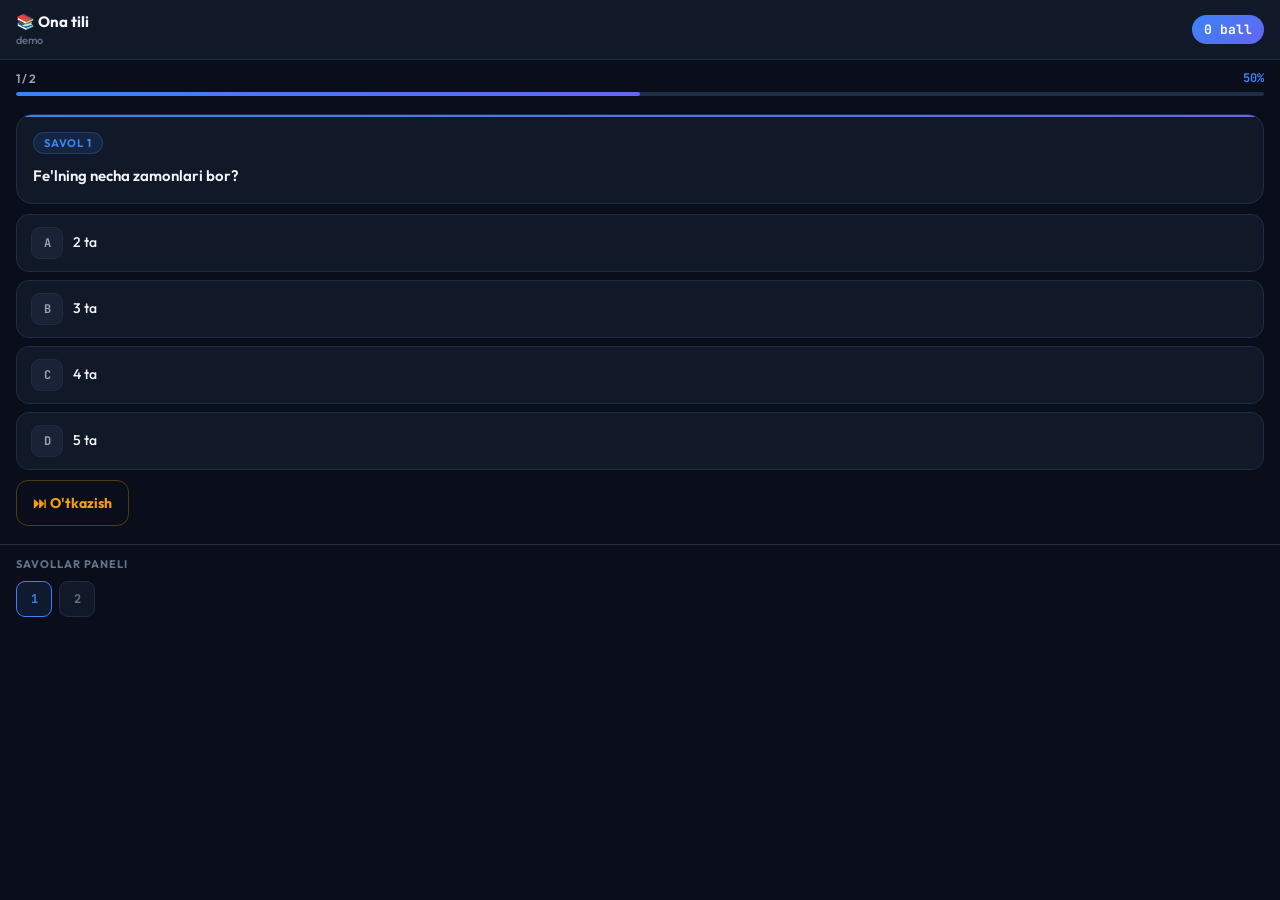
<file: index.html>
<!DOCTYPE html>
<html lang="uz">
<head>
  <meta charset="UTF-8">
  <meta name="viewport" content="width=device-width, initial-scale=1.0, maximum-scale=1.0, user-scalable=no">
  <title>Test</title>
  <script src="https://telegram.org/js/telegram-web-app.js"></script>
  <link rel="stylesheet" href="style.css">
</head>
<body>

<div id="loader">
  <div class="loader-ring"></div>
  <div class="loader-text">Savollar yuklanmoqda...</div>
</div>

<div id="test-screen">
  <!-- HEADER -->
  <div class="header">
    <div class="header-left">
      <div class="header-title" id="header-title">📚 Test</div>
      <div class="header-sub"   id="header-sub">Yuklanmoqda...</div>
    </div>
    <div class="score-badge" id="score-badge">0 ball</div>
  </div>

  <!-- PROGRESS -->
  <div class="progress-wrap">
    <div class="progress-row">
      <span class="progress-num" id="progress-num">1 / 30</span>
      <span class="progress-pct" id="progress-pct">3%</span>
    </div>
    <div class="progress-track">
      <div class="progress-fill" id="progress-fill" style="width:3%"></div>
    </div>
  </div>

  <!-- SAVOL -->
  <div class="question-card">
    <img id="question-img" class="question-img" style="display:none" alt="">
    <div class="question-badge" id="question-badge">SAVOL 1</div>
    <div class="question-text"  id="question-text">Yuklanmoqda...</div>
  </div>

  <!-- VARIANTLAR -->
  <div class="options" id="options"></div>

  <!-- FEEDBACK -->
  <div class="feedback" id="feedback"></div>

  <!-- TUGMALAR -->
  <div class="actions">
    <button class="btn btn-skip"   id="btn-skip"   onclick="skipQuestion()">⏭ O'tkazish</button>
    <button class="btn btn-next"   id="btn-next"   onclick="nextQuestion()"  style="display:none">Keyingi →</button>
    <button class="btn btn-finish" id="btn-finish" onclick="confirmFinish()" style="display:none">✅ Yakunlash</button>
  </div>

  <!-- SAVOLLAR PANELI -->
  <div class="grid-section">
    <div class="grid-label">Savollar paneli</div>
    <div class="grid" id="grid"></div>
  </div>
</div>

<!-- NATIJA EKRANI -->
<div id="result-screen">
  <div class="result-top">
    <div class="result-user"  id="result-user"></div>
    <div class="result-emoji" id="result-emoji">🏆</div>
    <div class="result-grade" id="result-grade">Ajoyib!</div>
    <div class="result-score" id="result-score">0%</div>
  </div>

  <div class="result-stats">
    <div class="stat-card stat-c">
      <div class="stat-val" id="stat-correct">0</div>
      <div class="stat-lbl">✅ To'g'ri</div>
    </div>
    <div class="stat-card stat-w">
      <div class="stat-val" id="stat-wrong">0</div>
      <div class="stat-lbl">❌ Xato</div>
    </div>
    <div class="stat-card stat-s">
      <div class="stat-val" id="stat-skip">0</div>
      <div class="stat-lbl">⏭ O'tkazildi</div>
    </div>
  </div>

  <div class="result-grid-box">
    <div class="result-grid-title">Har bir savol natijasi</div>
    <div class="grid" id="result-grid"></div>
    <p style="font-size:12px;color:#64748b;margin-top:8px;">⏭ Sariq — o'tkazilgan, bosib qaytib ishlang</p>
  </div>

  <div class="result-grid-box">
    <div class="result-grid-title">To'g'ri javoblar</div>
    <div id="answer-list"></div>
  </div>

  <div style="padding:16px 16px 40px;">
    <button onclick="closeApp()"
      style="background:linear-gradient(135deg,#3b82f6,#6366f1);color:#fff;
             border:none;border-radius:14px;padding:15px 0;font-size:16px;
             font-weight:700;cursor:pointer;width:100%;
             box-shadow:0 4px 20px rgba(99,102,241,0.35);">
      ✖ Yopish
    </button>
  </div>
</div>

<script src="main.js"></script>
</body>
</html>
</file>
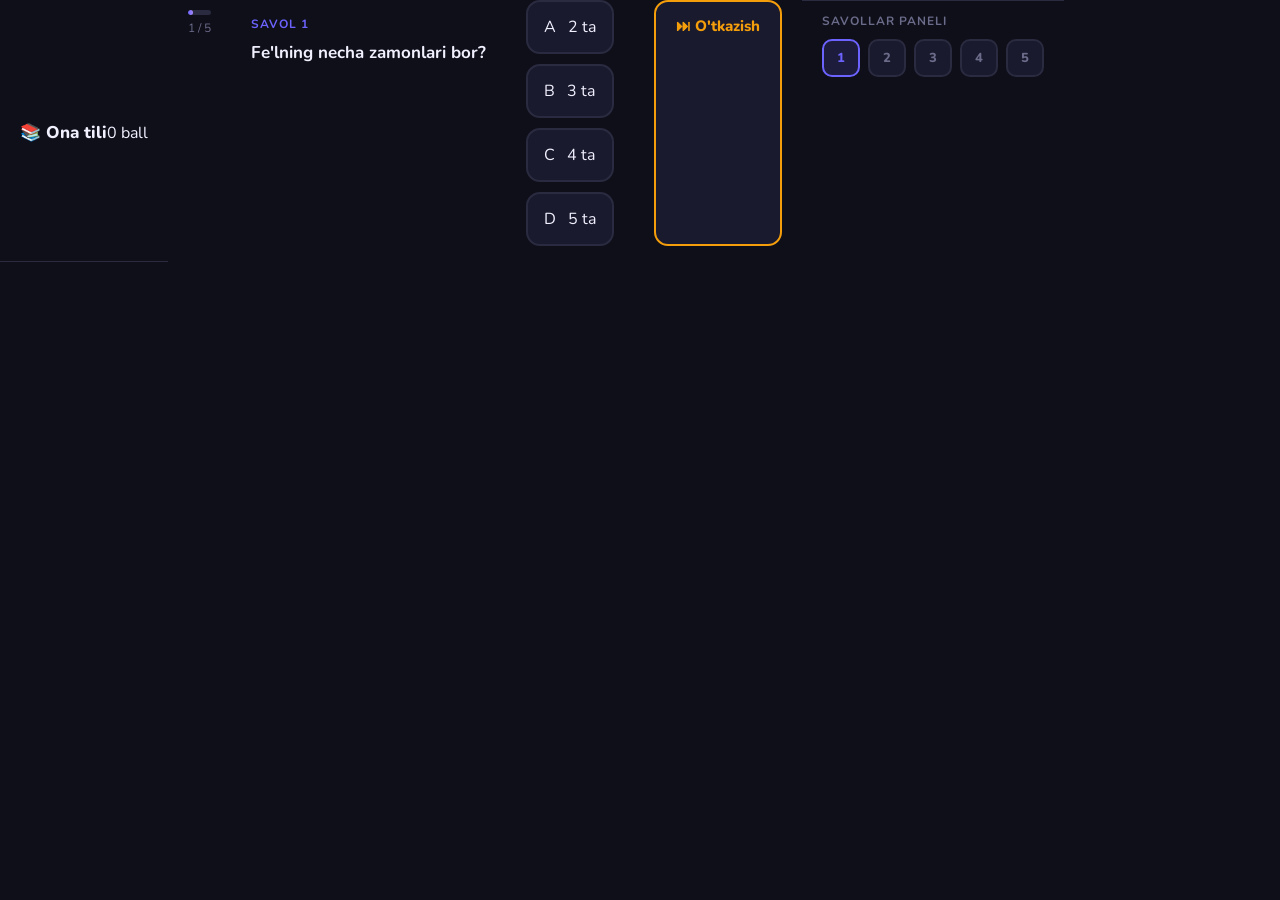
<file: miniapp/index.html>
<!DOCTYPE html>
<html lang="uz">
<head>
  <meta charset="UTF-8">
  <meta name="viewport" content="width=device-width, initial-scale=1.0, maximum-scale=1.0, user-scalable=no">
  <title>Test</title>
  <script src="https://telegram.org/js/telegram-web-app.js"></script>
  <link rel="stylesheet" href="style.css">
</head>
<body>

  <!-- LOADER -->
  <div id="loader" style="display:flex; position:fixed; inset:0; background:#1a1a2e;
       align-items:center; justify-content:center; z-index:999; flex-direction:column; gap:12px;">
    <div style="font-size:40px">⏳</div>
    <div style="color:#a0a0c0; font-size:14px">Savollar yuklanmoqda...</div>
  </div>

  <!-- ══════════ TEST EKRANI ══════════ -->
  <div id="test-screen" style="display:none">

    <div class="header">
      <div class="header-title" id="header-title">📚 Test</div>
      <div class="score-badge" id="score-badge">0 ball</div>
    </div>

    <div class="progress-wrap">
      <div class="progress-bar">
        <div class="progress-fill" id="progress-fill" style="width:3%"></div>
      </div>
      <div class="progress-text">
        <span id="progress-label">1 / 35</span>
      </div>
    </div>

    <div class="question-section">
      <img id="question-img" class="question-img" style="display:none" alt="savol rasmi">
      <div class="question-num"  id="question-num">SAVOL 1</div>
      <div class="question-text" id="question-text">Yuklanmoqda...</div>
    </div>

    <div class="options" id="options"></div>

    <div class="feedback" id="feedback" style="display:none"></div>

    <div class="actions">
      <button class="btn btn-skip"   id="btn-skip"   onclick="skipQuestion()">⏭ O'tkazish</button>
      <button class="btn btn-next"   id="btn-next"   onclick="nextQuestion()" style="display:none">Keyingi →</button>
      <button class="btn btn-finish" id="btn-finish" onclick="showResult()"   style="display:none">✅ Tugatish</button>
    </div>

    <div class="grid-section">
      <div class="grid-label">Savollar paneli</div>
      <div class="grid" id="grid"></div>
    </div>

  </div>

  <!-- ══════════ NATIJA EKRANI ══════════ -->
  <div id="result-screen" style="display:none">

    <div class="result-top">
      <div class="result-emoji" id="result-emoji">🏆</div>
      <div class="result-grade" id="result-grade">Ajoyib!</div>
      <div class="result-score" id="result-score">0%</div>
    </div>

    <div class="result-stats">
      <div class="stat-card stat-c">
        <div class="stat-val" id="r-correct">0</div>
        <div class="stat-lbl">To'g'ri</div>
      </div>
      <div class="stat-card stat-w">
        <div class="stat-val" id="r-wrong">0</div>
        <div class="stat-lbl">Xato</div>
      </div>
      <div class="stat-card stat-s">
        <div class="stat-val" id="r-skip">0</div>
        <div class="stat-lbl">O'tkazildi</div>
      </div>
    </div>

    <div class="result-grid-box">
      <div class="grid-label">Har bir savol:</div>
      <div class="grid" id="result-grid"></div>
    </div>

    <button class="btn-send" id="btn-send" onclick="sendResult()">
      📤 Natijani yuborish
    </button>

  </div>

  <script src="main.js"></script>
</body>
</html>
</file>
<file: style.css>
@import url('https://fonts.googleapis.com/css2?family=Outfit:wght@400;500;600;700;800;900&family=JetBrains+Mono:wght@700&display=swap');

:root {
  --bg:      #0a0e1a;
  --surface: #111827;
  --card:    #1a2235;
  --border:  #1e2d45;
  --accent:  #3b82f6;
  --accent2: #6366f1;
  --correct: #10b981;
  --wrong:   #f43f5e;
  --skip:    #f59e0b;
  --text:    #f1f5f9;
  --muted:   #64748b;
  --muted2:  #94a3b8;
}

* { margin:0; padding:0; box-sizing:border-box; -webkit-tap-highlight-color:transparent; }

html {
  font-family: 'Outfit', sans-serif;
  background: var(--bg);
  color: var(--text);
}

body {
  font-family: 'Outfit', sans-serif;
  background: var(--bg);
  color: var(--text);
  min-height: 100vh;
  width: 100%;
  overflow-x: hidden;
}

/* LOADER */
#loader {
  position: fixed; inset: 0; background: var(--bg);
  display: flex; align-items: center; justify-content: center;
  flex-direction: column; gap: 16px; z-index: 999;
}
.loader-ring {
  width: 48px; height: 48px;
  border: 3px solid var(--border); border-top-color: var(--accent);
  border-radius: 50%; animation: spin 0.8s linear infinite;
}
.loader-text { color: var(--muted2); font-size: 14px; font-weight: 500; }
@keyframes spin { to { transform: rotate(360deg); } }

/* TEST SCREEN */
#test-screen {
  display: block;
  width: 100%;
}

/* HEADER */
.header {
  display: flex;
  align-items: center;
  justify-content: space-between;
  padding: 12px 16px;
  background: var(--surface);
  border-bottom: 1px solid var(--border);
  position: sticky;
  top: 0;
  z-index: 10;
  width: 100%;
}
.header-left {
  display: flex; flex-direction: column; gap: 2px;
  flex: 1; min-width: 0; overflow: hidden;
}
.header-title {
  font-size: 15px; font-weight: 700;
  white-space: nowrap; overflow: hidden; text-overflow: ellipsis;
}
.header-sub { font-size: 11px; color: var(--muted); font-weight: 500; }
.score-badge {
  background: linear-gradient(135deg, var(--accent), var(--accent2));
  color: white;
  font-family: 'JetBrains Mono', monospace;
  font-size: 13px; font-weight: 700;
  padding: 6px 12px; border-radius: 20px;
  white-space: nowrap; flex-shrink: 0; margin-left: 10px;
}

/* PROGRESS */
.progress-wrap { padding: 10px 16px 8px; width: 100%; }
.progress-row  {
  display: flex; justify-content: space-between; align-items: center; margin-bottom: 6px;
}
.progress-num { font-size: 12px; color: var(--muted2); font-weight: 600; }
.progress-pct { font-family: 'JetBrains Mono', monospace; font-size: 12px; color: var(--accent); font-weight: 700; }
.progress-track { height: 4px; background: var(--border); border-radius: 4px; overflow: hidden; }
.progress-fill {
  height: 100%;
  background: linear-gradient(90deg, var(--accent), var(--accent2));
  border-radius: 4px;
  transition: width 0.5s ease;
}

/* QUESTION CARD */
.question-card {
  margin: 10px 16px 0;
  background: var(--surface);
  border: 1px solid var(--border);
  border-radius: 16px;
  padding: 16px;
  position: relative;
  overflow: hidden;
}
.question-card::before {
  content: ''; position: absolute; top: 0; left: 0; right: 0; height: 2px;
  background: linear-gradient(90deg, var(--accent), var(--accent2));
}
.question-badge {
  display: inline-block;
  background: rgba(59,130,246,0.12);
  border: 1px solid rgba(59,130,246,0.25);
  color: var(--accent);
  font-size: 11px; font-weight: 700;
  padding: 3px 10px; border-radius: 20px; margin-bottom: 10px;
  text-transform: uppercase; letter-spacing: 0.8px;
}
.question-img {
  width: 100%;
  border-radius: 10px;
  margin-bottom: 12px;
  max-height: 280px;
  object-fit: contain;       /* to'liq ko'rsatish, qirqmaslik */
  border: 1px solid var(--border);
  cursor: zoom-in;
  transition: all 0.25s ease;
  background: rgba(0,0,0,0.2);
}

/* Kattalashtirish — JS orqali .img-zoomed class qo'shiladi */
.question-img.img-zoomed {
  position: fixed;
  inset: 0;
  width: 100vw;
  height: 100vh;
  max-height: 100vh;
  border-radius: 0;
  object-fit: contain;
  background: rgba(0, 0, 0, 0.92);
  z-index: 999;
  cursor: zoom-out;
  border: none;
  margin: 0;
  padding: 0;
}
.question-text { font-size: 15px; font-weight: 600; line-height: 1.55; word-break: break-word; }

/* OPTIONS */
.options {
  padding: 10px 16px 0;
  display: flex; flex-direction: column; gap: 8px;
  width: 100%;
}
.option {
  display: flex; align-items: center; gap: 10px;
  padding: 12px 14px;
  background: var(--surface);
  border: 1.5px solid var(--border);
  border-radius: 13px;
  cursor: pointer;
  transition: all 0.18s;
  user-select: none;
  width: 100%;
}
.option:active { transform: scale(0.985); }
.option:hover:not(.disabled) { border-color: rgba(99,102,241,0.4); background: var(--card); }

.option-letter {
  width: 32px; height: 32px; border-radius: 9px;
  background: var(--card); border: 1.5px solid var(--border);
  display: flex; align-items: center; justify-content: center;
  font-family: 'JetBrains Mono', monospace;
  font-size: 12px; font-weight: 700; color: var(--muted2);
  flex-shrink: 0; transition: all 0.18s;
}
.option-text { font-size: 14px; font-weight: 500; line-height: 1.4; flex: 1; word-break: break-word; }

/* Option states */
.option.correct { border-color: var(--correct); background: rgba(16,185,129,0.1); }
.option.correct .option-letter { background: var(--correct); border-color: var(--correct); color: white; }
.option.wrong   { border-color: var(--wrong);   background: rgba(244,63,94,0.1); }
.option.wrong   .option-letter { background: var(--wrong);   border-color: var(--wrong);   color: white; }
.option.show-correct { border-color: var(--correct); background: rgba(16,185,129,0.07); }
.option.show-correct .option-letter { background: var(--correct); border-color: var(--correct); color: white; }
.option.disabled { pointer-events: none; }
.option.disabled:not(.correct):not(.wrong):not(.show-correct) { opacity: 0.4; }

/* FEEDBACK */
.feedback {
  margin: 10px 16px 0;
  padding: 10px 14px; border-radius: 11px;
  font-size: 13px; font-weight: 600;
  display: none; align-items: center; gap: 8px;
}
.feedback.correct-fb {
  background: rgba(16,185,129,0.12); border: 1px solid rgba(16,185,129,0.25);
  color: var(--correct); display: flex;
}
.feedback.wrong-fb {
  background: rgba(244,63,94,0.12); border: 1px solid rgba(244,63,94,0.25);
  color: var(--wrong); display: flex;
}

/* ACTIONS */
.actions { padding: 10px 16px 8px; display: flex; gap: 8px; width: 100%; }
.btn {
  flex: 1; padding: 13px 14px; border: none; border-radius: 12px;
  font-family: 'Outfit', sans-serif; font-size: 14px; font-weight: 700;
  cursor: pointer; transition: all 0.18s;
}
.btn:active { transform: scale(0.97); }
.btn-skip   { background: transparent; color: var(--skip); border: 1.5px solid rgba(245,158,11,0.3); flex: 0 0 auto; padding: 13px 16px; }
.btn-next   { background: linear-gradient(135deg, var(--accent), var(--accent2)); color: white; }
.btn-finish { background: linear-gradient(135deg, var(--correct), #059669); color: white; }

/* GRID */
.grid-section { padding: 12px 16px 90px; border-top: 1px solid var(--border); margin-top: 10px; }
.grid-label   { font-size: 11px; color: var(--muted); font-weight: 700; text-transform: uppercase; letter-spacing: 1px; margin-bottom: 10px; }
.grid         { display: flex; flex-wrap: wrap; gap: 7px; }
.grid-btn {
  width: 36px; height: 36px; border-radius: 9px;
  border: 1.5px solid var(--border); background: var(--surface);
  color: var(--muted);
  font-family: 'JetBrains Mono', monospace; font-size: 12px; font-weight: 700;
  cursor: pointer; transition: all 0.18s;
}
.grid-btn.current   { border-color: var(--accent); color: var(--accent); background: rgba(59,130,246,0.1); }
.grid-btn.g-correct { background: var(--correct); border-color: var(--correct); color: white; }
.grid-btn.g-wrong   { background: var(--wrong);   border-color: var(--wrong);   color: white; }
.grid-btn.g-skip    { background: var(--skip);    border-color: var(--skip);    color: white; }

/* RESULT */
#result-screen {
  width: 100%;
  display: none;
  padding: 28px 16px 40px;
  flex-direction: column;
  align-items: center;
}
.result-top   { text-align: center; margin-bottom: 20px; width: 100%; }
.result-user {
  font-size: 15px;
  font-weight: 600;
  color: var(--muted2);
  margin-bottom: 6px;
  letter-spacing: 0.3px;
}

.result-emoji { font-size: 56px; margin-bottom: 8px; }
.result-grade { font-size: 20px; font-weight: 800; margin-bottom: 4px; }
.result-score {
  font-family: 'JetBrains Mono', monospace; font-size: 48px; font-weight: 900;
  background: linear-gradient(135deg, var(--accent), var(--accent2));
  -webkit-background-clip: text; -webkit-text-fill-color: transparent;
}

.result-stats { display: flex; gap: 10px; width: 100%; margin-bottom: 14px; }
.stat-card    { flex: 1; background: var(--surface); border-radius: 13px; padding: 13px 8px; border: 1px solid var(--border); text-align: center; }
.stat-val     { font-family: 'JetBrains Mono', monospace; font-size: 24px; font-weight: 900; }
.stat-lbl     { font-size: 11px; color: var(--muted); font-weight: 600; margin-top: 3px; }
.stat-c .stat-val { color: var(--correct); }
.stat-w .stat-val { color: var(--wrong); }
.stat-s .stat-val { color: var(--skip); }

.result-grid-box   { width: 100%; background: var(--surface); border-radius: 14px; padding: 14px; margin-bottom: 16px; border: 1px solid var(--border); }
.result-grid-title { font-size: 11px; color: var(--muted); font-weight: 700; text-transform: uppercase; letter-spacing: 0.8px; margin-bottom: 12px; }

.btn-send {
  width: 100%; padding: 15px;
  background: linear-gradient(135deg, var(--accent), var(--accent2));
  color: white; border: none; border-radius: 14px;
  font-family: 'Outfit', sans-serif; font-size: 15px; font-weight: 800;
  cursor: pointer;
}
.btn-send:active { opacity: 0.9; transform: scale(0.98); }

@supports (padding-bottom: env(safe-area-inset-bottom)) {
  .grid-section { padding-bottom: calc(80px + env(safe-area-inset-bottom)); }
}

/* ═══════════════════════════════════
   YOZMA SAVOLLAR
   ═══════════════════════════════════ */

#written-container {
  padding: 4px 0 8px;
}

.written-hint {
  font-size: 13px;
  color: var(--tg-hint-color, #8e99a8);
  margin-bottom: 8px;
}

.written-part-label {
  font-size: 12px;
  font-weight: 600;
  color: var(--tg-hint-color, #8e99a8);
  margin: 8px 0 4px;
  text-transform: uppercase;
  letter-spacing: 0.5px;
}

.written-textarea {
  width: 100%;
  box-sizing: border-box;
  background: rgba(255,255,255,0.06);
  border: 1.5px solid rgba(255,255,255,0.12);
  border-radius: 10px;
  color: var(--tg-text-color, #fff);
  font-size: 15px;
  padding: 10px 12px;
  resize: vertical;
  outline: none;
  transition: border-color 0.2s;
  font-family: inherit;
}

.written-textarea:focus {
  border-color: rgba(99,179,237,0.6);
}

.written-textarea:disabled {
  opacity: 0.6;
  cursor: not-allowed;
}

.written-textarea.shake {
  animation: shake 0.3s ease;
  border-color: #fc5c65;
}

@keyframes shake {
  0%,100% { transform: translateX(0); }
  25%      { transform: translateX(-6px); }
  75%      { transform: translateX(6px); }
}

.written-submit-btn {
  width: 100%;
  margin-top: 10px;
  padding: 12px;
  border-radius: 10px;
  border: none;
  background: linear-gradient(135deg, #63b3ed, #4299e1);
  color: #fff;
  font-size: 15px;
  font-weight: 600;
  cursor: pointer;
  transition: opacity 0.2s, transform 0.1s;
}

.written-submit-btn:active {
  opacity: 0.85;
  transform: scale(0.98);
}

/* Grid da yozma savollar */
.gbtn.written {
  background: rgba(99,179,237,0.15);
  border: 1.5px solid rgba(99,179,237,0.3);
  color: #63b3ed;
}

.gbtn.written.cur {
  background: #63b3ed;
  color: #0f1523;
}

/* Qisman to'g'ri feedback */
.fb.partial {
  background: rgba(237,179,63,0.15);
  border-left: 3px solid #edb33f;
  color: #edb33f;
}

/* Attestatsiya daraja ranglari */
.grade-mutaxassis { color: var(--muted2); }
.grade-2toifa     { color: #cd7f32; }
.grade-1toifa     { color: var(--muted2); }
.grade-oliy       { color: #ffd700; }
.grade-oliy-plus  { color: #3b82f6; }

/* Natija ekran timer */
.result-timer {
  font-family: 'JetBrains Mono', monospace;
  font-size: 12px;
  color: var(--muted);
  margin-top: 4px;
}
</file>
<file: miniapp/style.css>
@import url('https://fonts.googleapis.com/css2?family=Nunito:wght@400;600;700;800;900&display=swap');

/* ===== VARIABLES ===== */
:root {
  --bg:      #0f0f1a;
  --card:    #1a1a2e;
  --accent:  #6c63ff;
  --correct: #22c55e;
  --wrong:   #ef4444;
  --skip:    #f59e0b;
  --text:    #f0f0ff;
  --muted:   #6b6b8a;
  --border:  #2a2a40;
}

/* ===== RESET ===== */
* {
  margin: 0;
  padding: 0;
  box-sizing: border-box;
  -webkit-tap-highlight-color: transparent;
}

body {
  font-family: 'Nunito', sans-serif;
  background: var(--bg);
  color: var(--text);
  min-height: 100vh;
  overflow-x: hidden;
}

/* ===== HEADER ===== */
.header {
  display: flex;
  align-items: center;
  justify-content: space-between;
  padding: 16px 20px 12px;
  position: sticky;
  top: 0;
  background: var(--bg);
  z-index: 10;
  border-bottom: 1px solid var(--border);
}
.header-title { font-size: 17px; font-weight: 800; }
.header-score {
  background: var(--accent);
  padding: 4px 12px;
  border-radius: 20px;
  font-size: 13px;
  font-weight: 700;
}

/* ===== PROGRESS ===== */
.progress-wrap { padding: 10px 20px; }
.progress-bar {
  height: 5px;
  background: var(--border);
  border-radius: 10px;
  overflow: hidden;
}
.progress-fill {
  height: 100%;
  background: linear-gradient(90deg, var(--accent), #a78bfa);
  border-radius: 10px;
  transition: width 0.4s ease;
}
.progress-text {
  display: flex;
  justify-content: space-between;
  font-size: 12px;
  color: var(--muted);
  margin-top: 5px;
}

/* ===== QUESTION ===== */
.question-section { padding: 16px 20px; }
.question-img {
  width: 100%;
  border-radius: 12px;
  margin-bottom: 14px;
  max-height: 180px;
  object-fit: cover;
}
.question-num {
  font-size: 12px;
  color: var(--accent);
  font-weight: 700;
  text-transform: uppercase;
  letter-spacing: 1px;
  margin-bottom: 8px;
}
.question-text {
  font-size: 17px;
  font-weight: 700;
  line-height: 1.5;
}

/* ===== OPTIONS ===== */
.options {
  padding: 0 20px 16px;
  display: flex;
  flex-direction: column;
  gap: 10px;
}
.option {
  display: flex;
  align-items: center;
  gap: 12px;
  padding: 14px 16px;
  background: var(--card);
  border: 2px solid var(--border);
  border-radius: 14px;
  cursor: pointer;
  transition: all 0.2s;
  user-select: none;
}
.option:active { transform: scale(0.98); }

.option-label {
  width: 32px;
  height: 32px;
  border-radius: 10px;
  background: var(--border);
  display: flex;
  align-items: center;
  justify-content: center;
  font-weight: 800;
  font-size: 14px;
  flex-shrink: 0;
  transition: all 0.2s;
}
.option-text { font-size: 15px; font-weight: 600; line-height: 1.4; }

/* Option states */
.option.correct { border-color: var(--correct); background: rgba(34,197,94,0.12); animation: pulse 0.4s ease; }
.option.correct .option-label { background: var(--correct); color: white; }

.option.wrong { border-color: var(--wrong); background: rgba(239,68,68,0.12); animation: shake 0.4s ease; }
.option.wrong .option-label { background: var(--wrong); color: white; }

.option.show-correct { border-color: var(--correct); background: rgba(34,197,94,0.08); }
.option.show-correct .option-label { background: var(--correct); color: white; }

.option.disabled { pointer-events: none; opacity: 0.55; }
.option.disabled.correct,
.option.disabled.wrong,
.option.disabled.show-correct { opacity: 1; }

/* ===== ANIMATIONS ===== */
@keyframes pulse {
  0%   { transform: scale(1); }
  50%  { transform: scale(1.02); }
  100% { transform: scale(1); }
}
@keyframes shake {
  0%, 100% { transform: translateX(0); }
  25%       { transform: translateX(-6px); }
  75%       { transform: translateX(6px); }
}
@keyframes bounceIn {
  0%   { transform: scale(0); opacity: 0; }
  70%  { transform: scale(1.2); }
  100% { transform: scale(1); opacity: 1; }
}

/* ===== FEEDBACK ===== */
.feedback {
  margin: 0 20px 12px;
  padding: 12px 16px;
  border-radius: 12px;
  font-size: 14px;
  font-weight: 700;
  display: none;
  align-items: center;
  gap: 8px;
}
.feedback.correct-fb { background: rgba(34,197,94,0.15); color: var(--correct); display: flex; }
.feedback.wrong-fb   { background: rgba(239,68,68,0.15);  color: var(--wrong);   display: flex; }

/* ===== ACTION BUTTONS ===== */
.actions {
  padding: 0 20px 16px;
  display: flex;
  gap: 10px;
}
.btn {
  flex: 1;
  padding: 14px;
  border: none;
  border-radius: 14px;
  font-family: 'Nunito', sans-serif;
  font-size: 15px;
  font-weight: 800;
  cursor: pointer;
  transition: all 0.2s;
}
.btn:active { transform: scale(0.97); }

.btn-skip {
  background: var(--card);
  color: var(--skip);
  border: 2px solid var(--skip);
  flex: 0 0 auto;
  padding: 14px 20px;
}
.btn-next   { background: linear-gradient(135deg, var(--accent), #a78bfa); color: white; display: none; }
.btn-finish { background: linear-gradient(135deg, #22c55e, #16a34a);       color: white; display: none; }

/* ===== QUESTION GRID ===== */
.grid-section {
  padding: 12px 20px 100px;
  border-top: 1px solid var(--border);
}
.grid-label {
  font-size: 12px;
  color: var(--muted);
  font-weight: 700;
  text-transform: uppercase;
  letter-spacing: 1px;
  margin-bottom: 10px;
}
.grid { display: flex; flex-wrap: wrap; gap: 8px; }

.grid-btn {
  width: 38px;
  height: 38px;
  border-radius: 10px;
  border: 2px solid var(--border);
  background: var(--card);
  color: var(--muted);
  font-family: 'Nunito', sans-serif;
  font-size: 13px;
  font-weight: 800;
  cursor: pointer;
  transition: all 0.2s;
}
.grid-btn.current   { border-color: var(--accent); color: var(--accent); background: rgba(108,99,255,0.15); }
.grid-btn.g-correct { background: var(--correct); border-color: var(--correct); color: white; }
.grid-btn.g-wrong   { background: var(--wrong);   border-color: var(--wrong);   color: white; }
.grid-btn.g-skip    { background: var(--skip);    border-color: var(--skip);    color: white; }

/* ===== RESULT SCREEN ===== */
#result-screen {
  display: none;
  padding: 30px 20px 40px;
  text-align: center;
  flex-direction: column;
  align-items: center;
}
.result-emoji  { font-size: 64px; margin-bottom: 12px; animation: bounceIn 0.5s ease; }
.result-title  { font-size: 24px; font-weight: 900; margin-bottom: 6px; }
.result-score  {
  font-size: 56px;
  font-weight: 900;
  background: linear-gradient(135deg, var(--accent), #a78bfa);
  -webkit-background-clip: text;
  -webkit-text-fill-color: transparent;
  margin: 8px 0 20px;
}

.result-stats { display: flex; gap: 12px; width: 100%; margin-bottom: 20px; }
.stat-card {
  flex: 1;
  background: var(--card);
  border-radius: 16px;
  padding: 16px;
  border: 2px solid var(--border);
}
.stat-val   { font-size: 28px; font-weight: 900; }
.stat-label { font-size: 11px; color: var(--muted); font-weight: 700; margin-top: 4px; }
.stat-c .stat-val { color: var(--correct); }
.stat-w .stat-val { color: var(--wrong); }
.stat-s .stat-val { color: var(--skip); }

.result-grid-box {
  width: 100%;
  background: var(--card);
  border-radius: 16px;
  padding: 16px;
  margin-bottom: 20px;
  border: 2px solid var(--border);
  text-align: left;
}
.result-grid-title { font-size: 13px; color: var(--muted); font-weight: 700; margin-bottom: 10px; }

.btn-send {
  width: 100%;
  padding: 16px;
  background: linear-gradient(135deg, var(--accent), #a78bfa);
  color: white;
  border: none;
  border-radius: 16px;
  font-family: 'Nunito', sans-serif;
  font-size: 16px;
  font-weight: 900;
  cursor: pointer;
  transition: all 0.2s;
}
.btn-send:active { transform: scale(0.98); }
</file>
